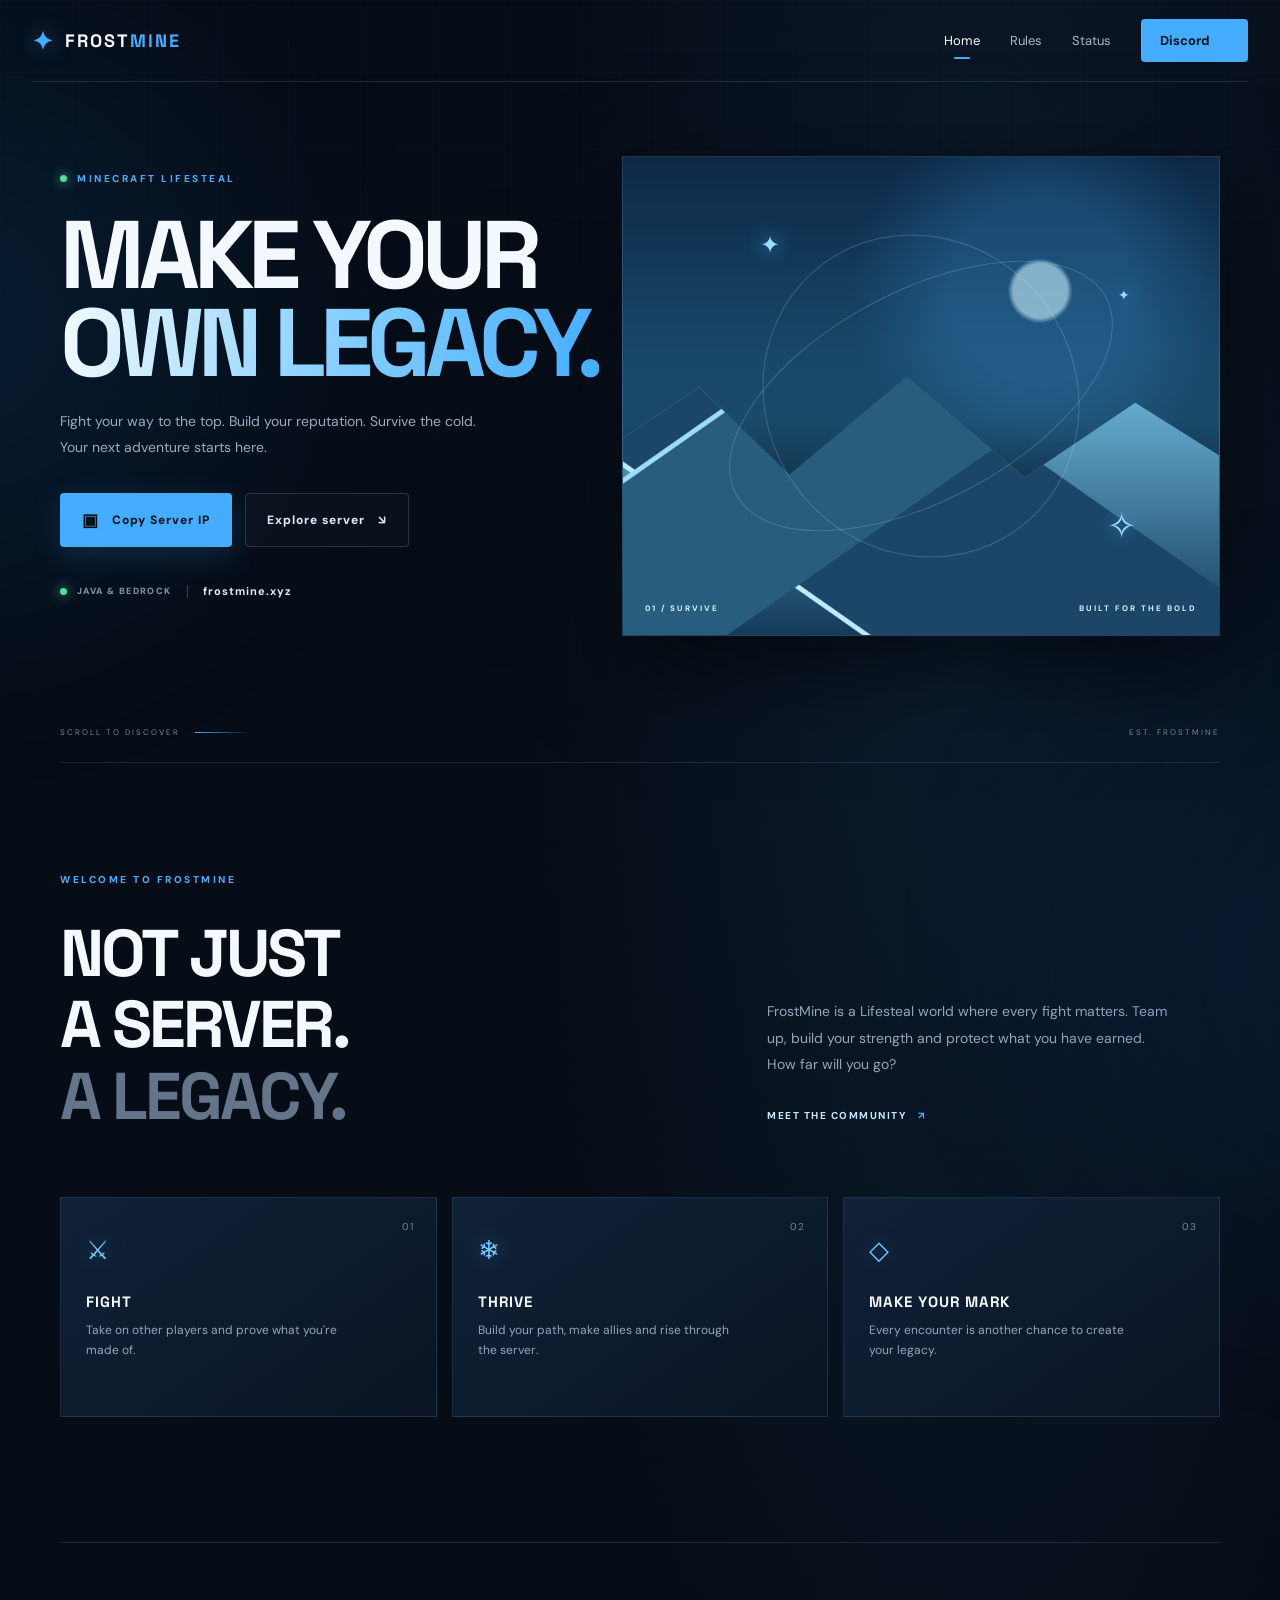
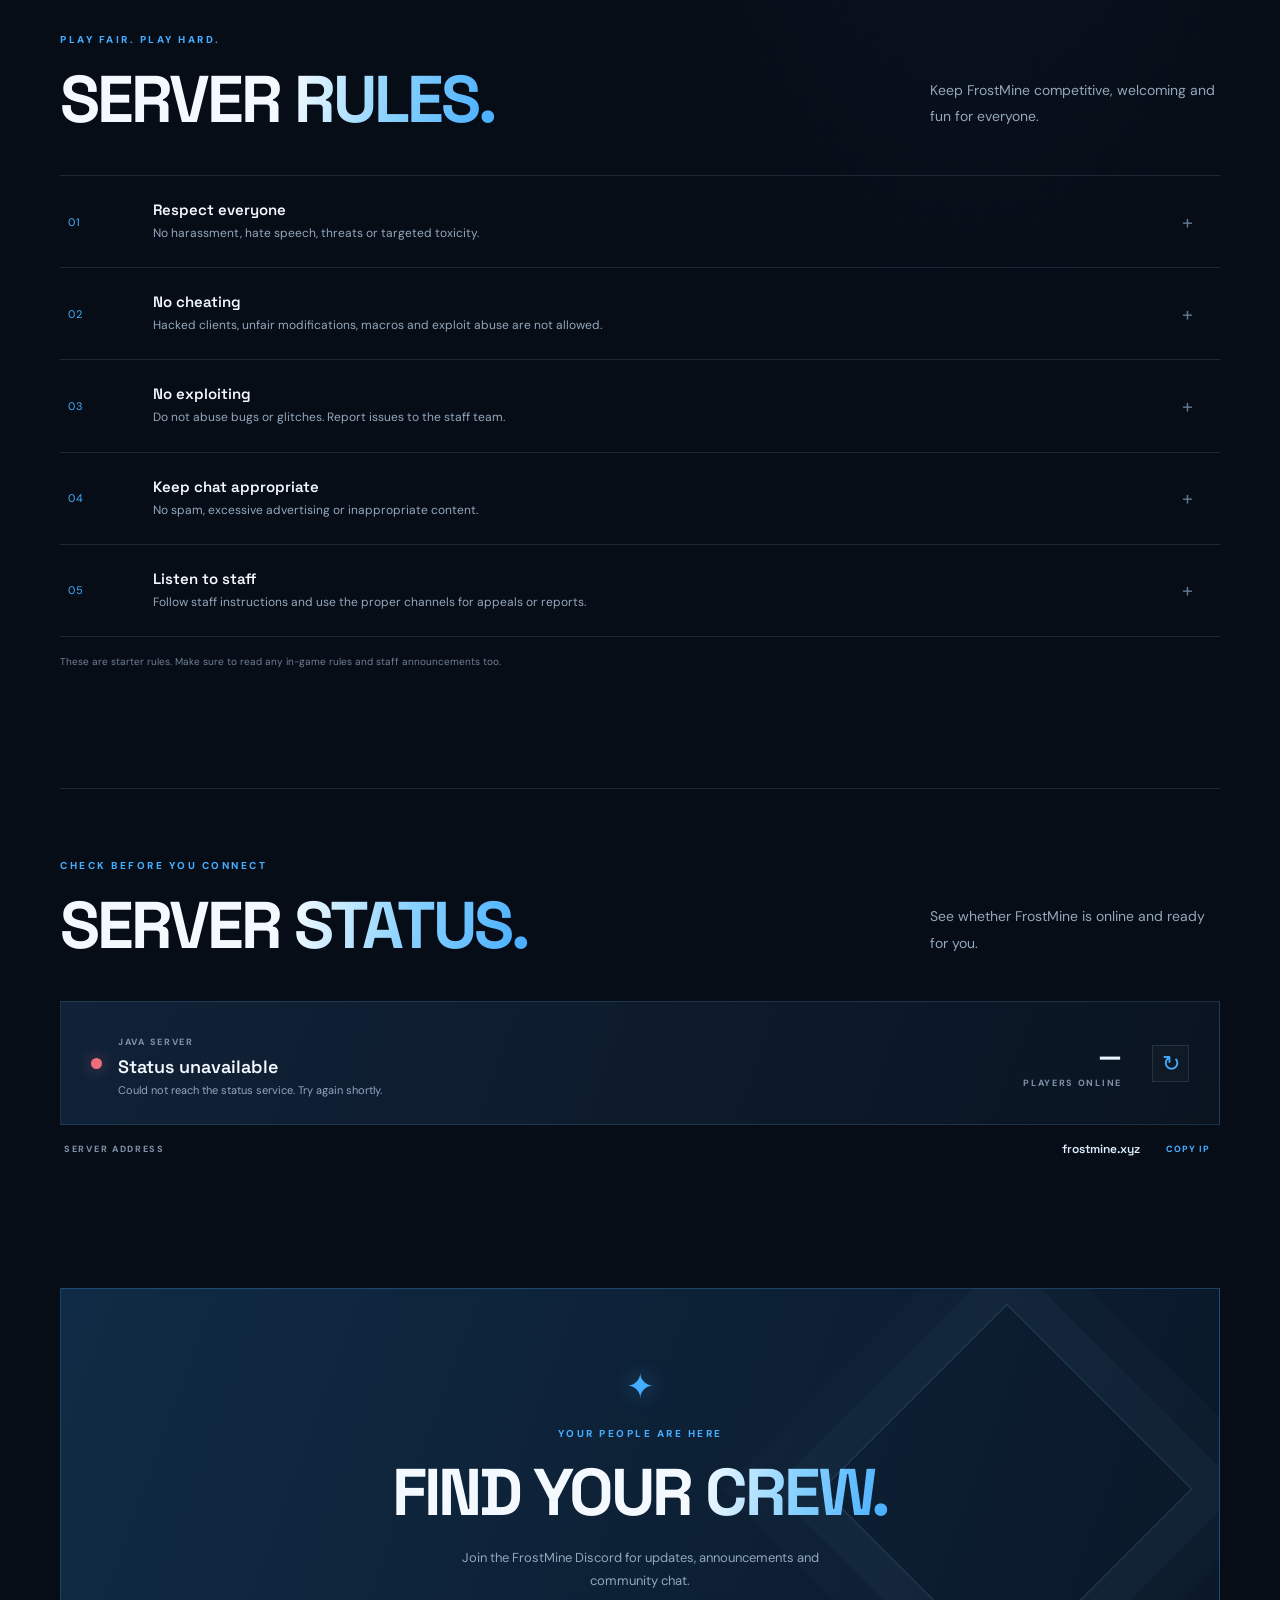
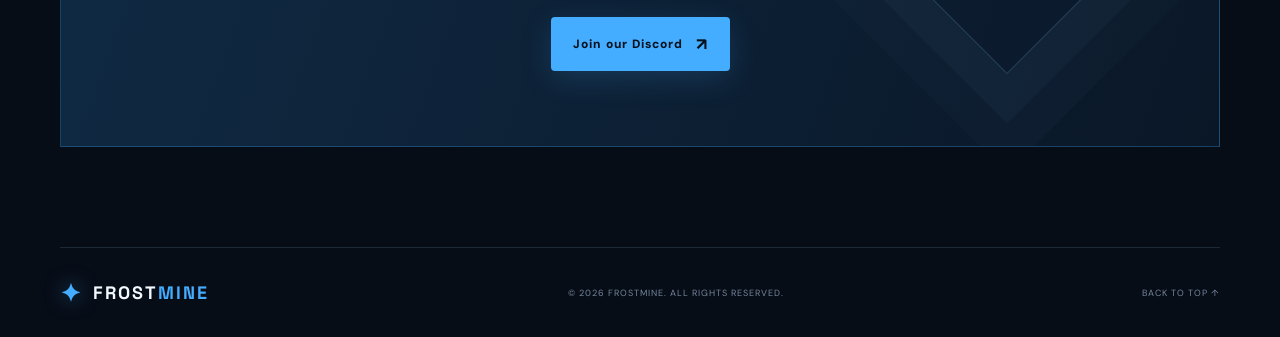
<file: index.html>
<!doctype html>
<html lang="en">
<head>
  <meta charset="utf-8">
  <meta name="viewport" content="width=device-width, initial-scale=1">
  <meta name="theme-color" content="#080d18">
  <meta name="description" content="FrostMine — a Minecraft Lifesteal experience. Join the server at frostmine.xyz.">
  <title>FrostMine — frostmine.xyz</title>
  <link rel="preconnect" href="https://fonts.googleapis.com">
  <link rel="preconnect" href="https://fonts.gstatic.com" crossorigin>
  <link href="https://fonts.googleapis.com/css2?family=DM+Sans:wght@400;500;600;700;800&family=Space+Grotesk:wght@400;500;600;700&display=swap" rel="stylesheet">
  <link rel="stylesheet" href="styles.css">
</head>
<body>
  <div class="ambient ambient-one"></div>
  <div class="ambient ambient-two"></div>
  <header class="site-header">
    <a class="brand" href="#home" aria-label="FrostMine home">
      <span class="brand-mark">✦</span>
      <span>FROST<span class="brand-blue">MINE</span></span>
    </a>
    <button class="menu-toggle" id="menuToggle" aria-label="Toggle navigation" aria-expanded="false"><span></span><span></span></button>
    <nav class="nav" id="navigation">
      <a class="nav-link active" href="#home">Home</a>
      <a class="nav-link" href="#rules">Rules</a>
      <a class="nav-link" href="#status">Status</a>
      <a class="nav-discord" href="#community">Discord <span>↗</span></a>
    </nav>
  </header>

  <main>
    <section class="hero section-wrap" id="home">
      <div class="hero-copy">
        <div class="eyebrow"><span class="pulse-dot"></span> MINECRAFT LIFESTEAL</div>
        <h1>MAKE YOUR<br> <span class="gradient-text">OWN LEGACY.</span></h1>
        <p class="hero-description">Fight your way to the top. Build your reputation. Survive the cold. Your next adventure starts here.</p>
        <div class="hero-actions">
          <button class="button button-primary" id="copyIp"> <span>▣</span> <span id="copyLabel">Copy Server IP</span></button>
          <a class="button button-secondary" href="#status">Explore server <span>↘</span></a>
        </div>
        <div class="server-address"><span class="address-dot"></span><span>JAVA &amp; BEDROCK</span><i></i><strong>frostmine.xyz</strong></div>
      </div>
      <div class="hero-art" aria-label="FrostMine icy Minecraft-inspired artwork">
        <div class="art-orbit orbit-one"></div><div class="art-orbit orbit-two"></div>
        <div class="ice-shard shard-back"></div>
        <div class="ice-cube"><div class="cube-top"></div><div class="cube-front"></div><div class="cube-side"></div><div class="cube-glint"></div></div>
        <div class="art-spark spark-a">✦</div><div class="art-spark spark-b">✧</div><div class="art-spark spark-c">✦</div>
        <div class="art-caption"><span>01 / SURVIVE</span><span>BUILT FOR THE BOLD</span></div>
      </div>
      <div class="hero-bottom"><span>SCROLL TO DISCOVER</span><span class="scroll-line"></span><span>EST. FROSTMINE</span></div>
    </section>

    <section class="intro section-wrap">
      <div class="section-kicker">WELCOME TO FROSTMINE</div>
      <div class="intro-grid">
        <h2>NOT JUST<br>A SERVER.<br><span class="muted-heading">A LEGACY.</span></h2>
        <div class="intro-text"><p>FrostMine is a Lifesteal world where every fight matters. Team up, build your strength and protect what you have earned. How far will you go?</p><a href="#community" class="text-link">MEET THE COMMUNITY <span>↗</span></a></div>
      </div>
      <div class="feature-grid">
        <article class="feature-card"><span class="feature-number">01</span><div class="feature-icon">⚔</div><h3>FIGHT</h3><p>Take on other players and prove what you're made of.</p></article>
        <article class="feature-card"><span class="feature-number">02</span><div class="feature-icon">❄</div><h3>THRIVE</h3><p>Build your path, make allies and rise through the server.</p></article>
        <article class="feature-card"><span class="feature-number">03</span><div class="feature-icon">◇</div><h3>MAKE YOUR MARK</h3><p>Every encounter is another chance to create your legacy.</p></article>
      </div>
    </section>

    <section class="rules-section section-wrap" id="rules">
      <div class="section-heading"><div><div class="section-kicker">PLAY FAIR. PLAY HARD.</div><h2>SERVER <span class="gradient-text">RULES.</span></h2></div><p>Keep FrostMine competitive, welcoming and fun for everyone.</p></div>
      <div class="rules-list">
        <article class="rule"><span>01</span><div><h3>Respect everyone</h3><p>No harassment, hate speech, threats or targeted toxicity.</p></div><b>+</b></article>
        <article class="rule"><span>02</span><div><h3>No cheating</h3><p>Hacked clients, unfair modifications, macros and exploit abuse are not allowed.</p></div><b>+</b></article>
        <article class="rule"><span>03</span><div><h3>No exploiting</h3><p>Do not abuse bugs or glitches. Report issues to the staff team.</p></div><b>+</b></article>
        <article class="rule"><span>04</span><div><h3>Keep chat appropriate</h3><p>No spam, excessive advertising or inappropriate content.</p></div><b>+</b></article>
        <article class="rule"><span>05</span><div><h3>Listen to staff</h3><p>Follow staff instructions and use the proper channels for appeals or reports.</p></div><b>+</b></article>
      </div>
      <p class="rules-note">These are starter rules. Make sure to read any in-game rules and staff announcements too.</p>
    </section>

    <section class="status-section section-wrap" id="status">
      <div class="section-heading"><div><div class="section-kicker">CHECK BEFORE YOU CONNECT</div><h2>SERVER <span class="gradient-text">STATUS.</span></h2></div><p>See whether FrostMine is online and ready for you.</p></div>
      <div class="status-card"><div class="status-main"><div class="status-indicator" id="statusIndicator"></div><div><span class="status-label">JAVA SERVER</span><h3 id="serverStatus">Checking status...</h3><p id="statusMessage">Connecting to server status service</p></div></div><div class="player-count"><strong id="playerCount">—</strong><span>PLAYERS ONLINE</span></div><button class="refresh-button" id="refreshStatus" aria-label="Refresh server status">↻</button></div>
      <div class="status-address"><span>SERVER ADDRESS</span><strong>frostmine.xyz</strong><button id="copyIpSmall">COPY IP</button></div>
    </section>

    <section class="community-section section-wrap" id="community"><div class="community-box"><div class="community-mark">✦</div><div class="section-kicker">YOUR PEOPLE ARE HERE</div><h2>FIND YOUR <span class="gradient-text">CREW.</span></h2><p>Join the FrostMine Discord for updates, announcements and community chat.</p><a class="button button-primary" id="discordLink" href="https://discord.gg/frostmine" target="_blank" rel="noopener">Join our Discord <span>↗</span></a></div></section>
  </main>

  <footer class="footer section-wrap"><a class="brand" href="#home"><span class="brand-mark">✦</span><span>FROST<span class="brand-blue">MINE</span></span></a><span>© <span id="year"></span> FROSTMINE. ALL RIGHTS RESERVED.</span><a href="#home">BACK TO TOP ↑</a></footer>
  <div class="toast" id="toast" role="status" aria-live="polite"></div>
  <script src="script.js"></script>
</body>
</html>
</file>
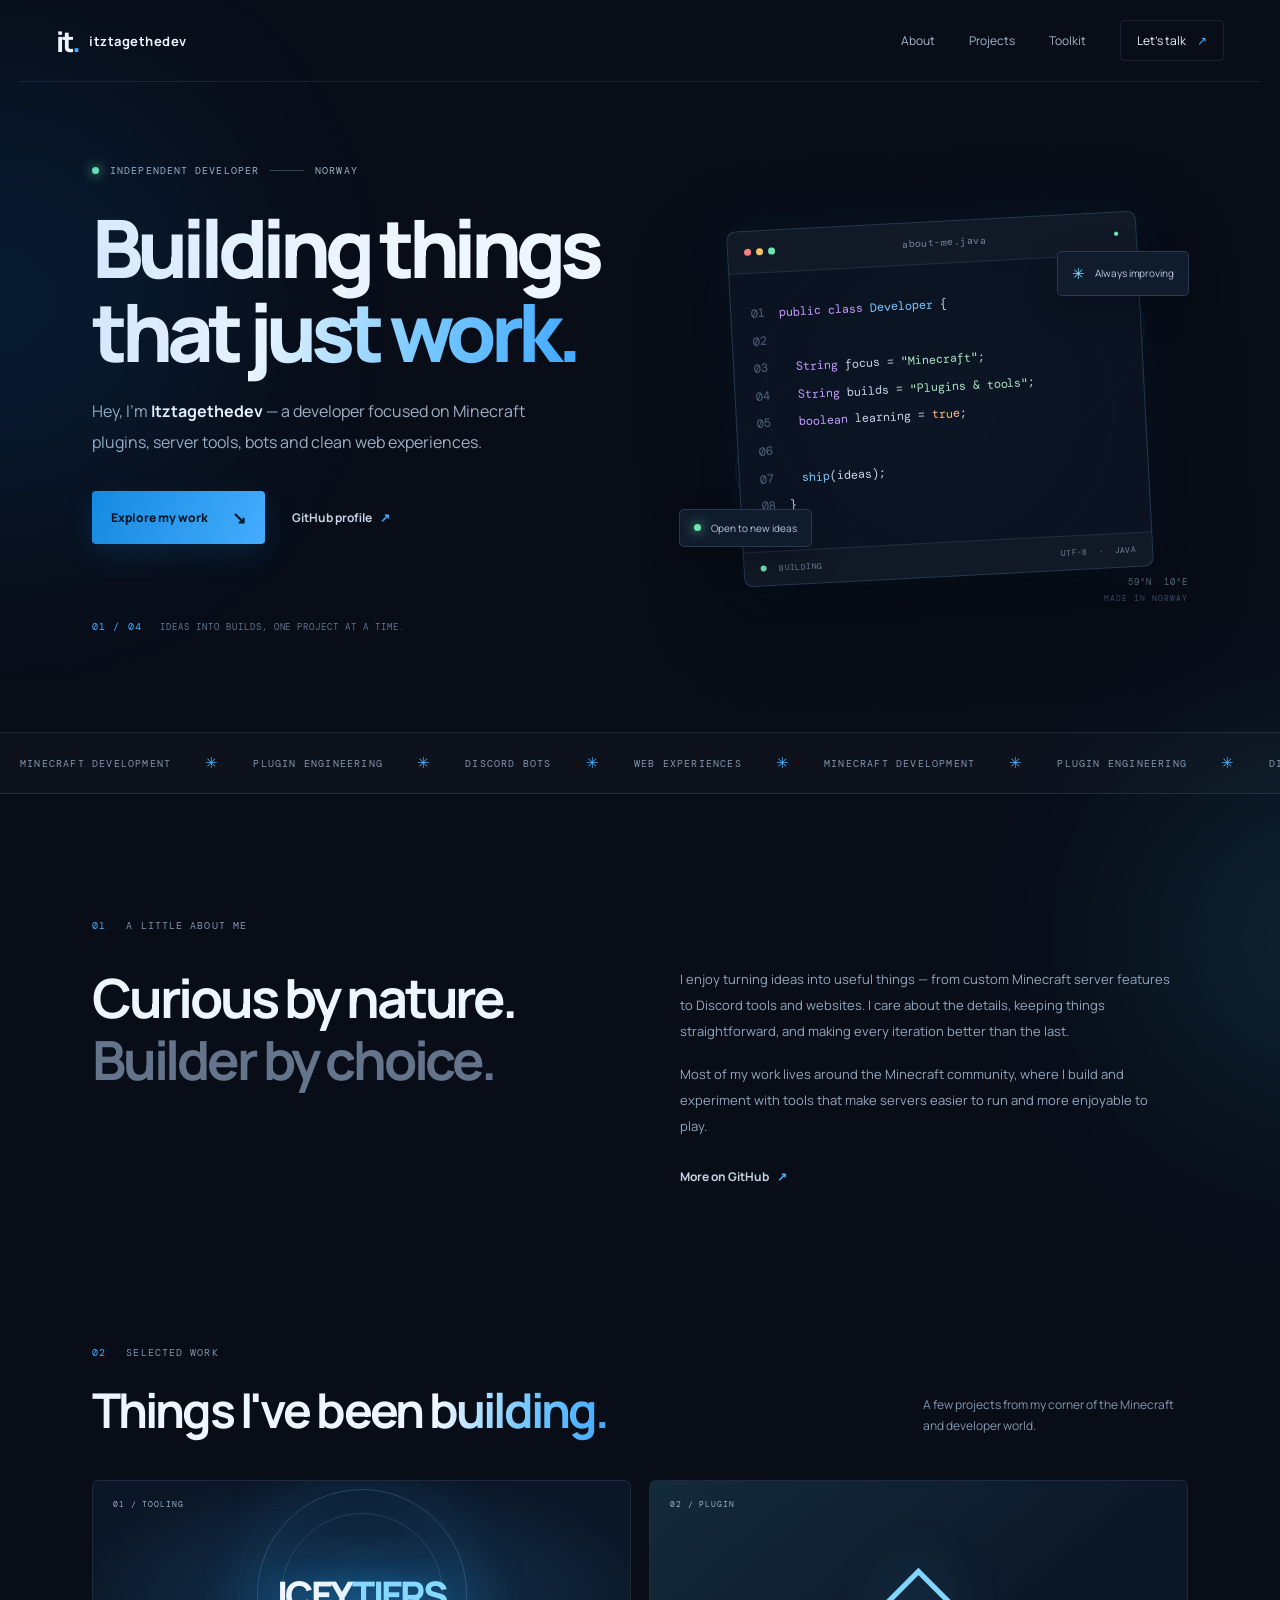
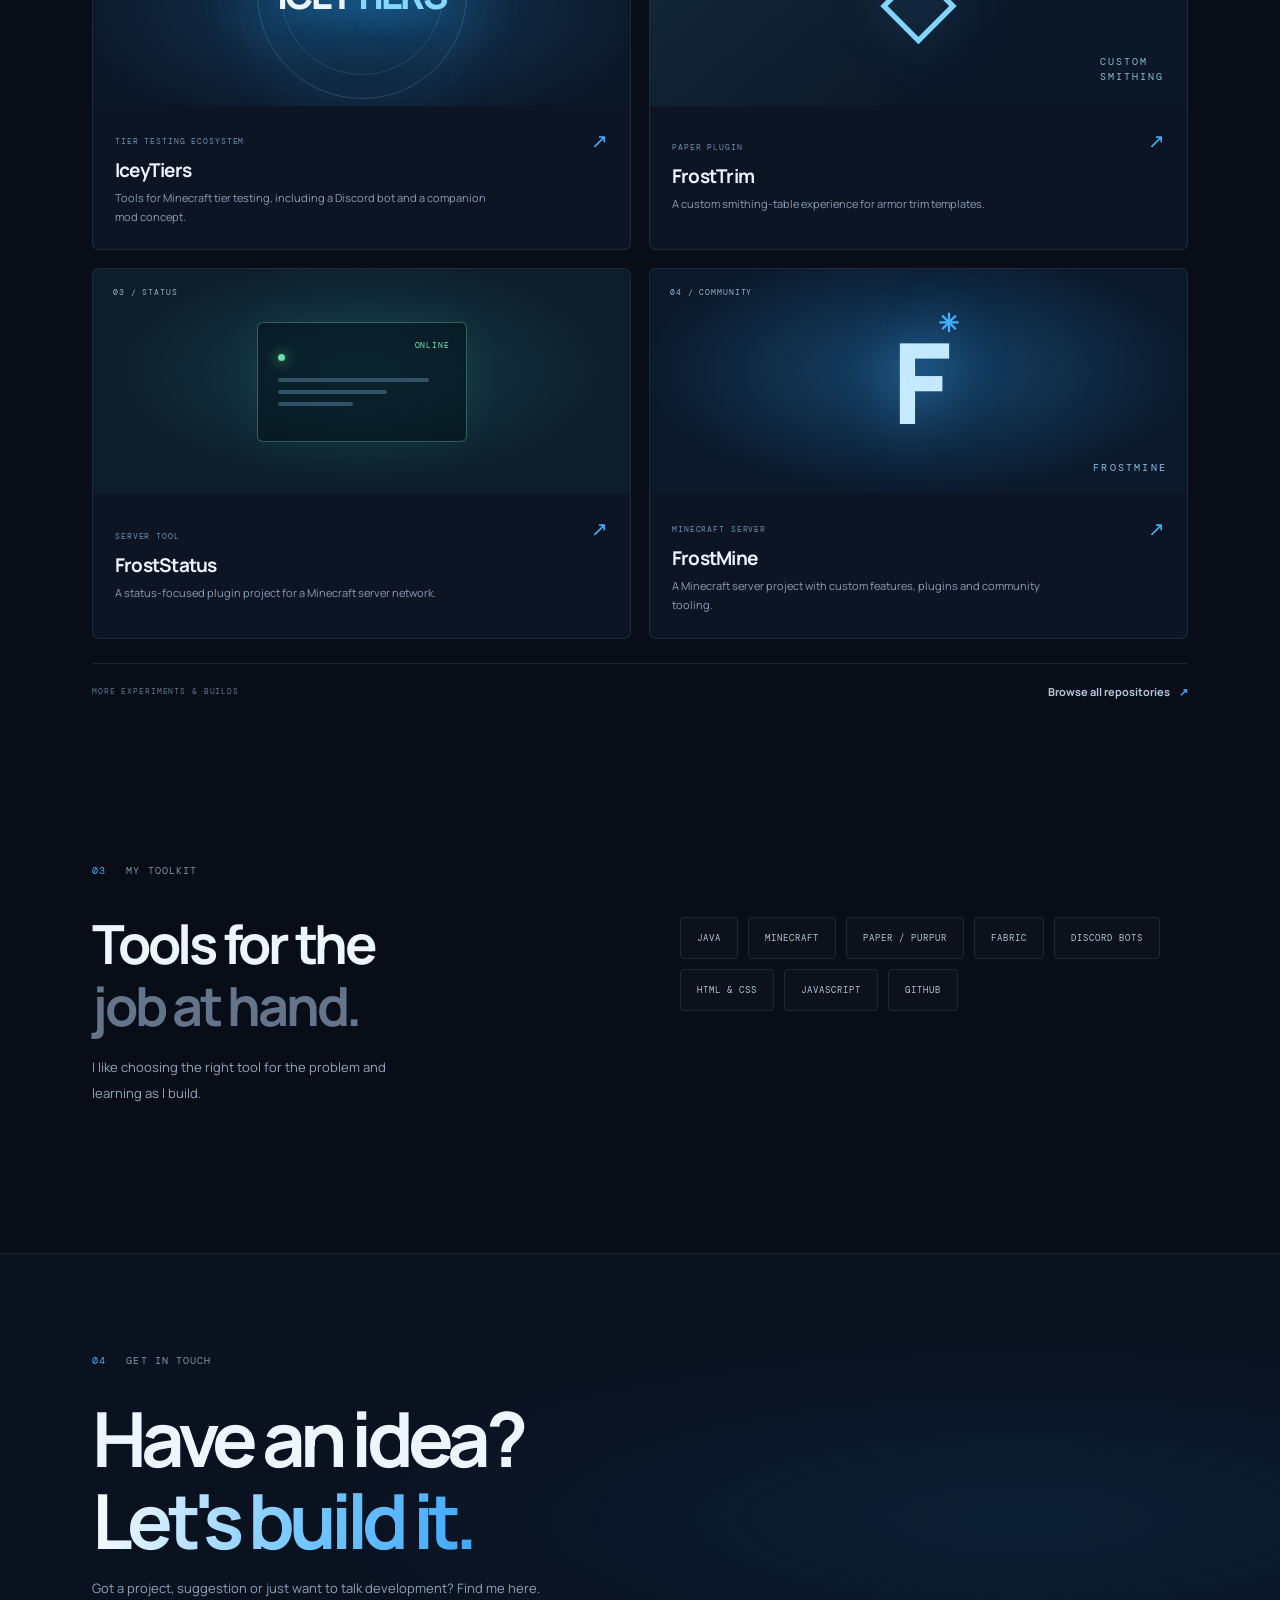
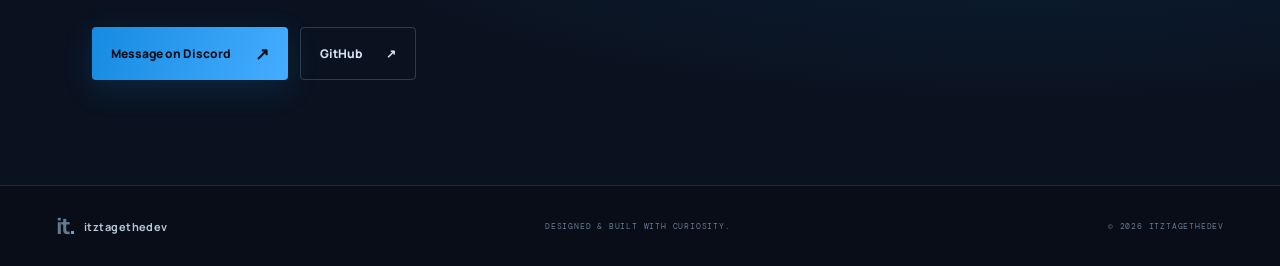
<file: portfolio/index.html>
<!doctype html>
<html lang="en">
<head>
  <meta charset="utf-8">
  <meta name="viewport" content="width=device-width, initial-scale=1">
  <meta name="theme-color" content="#080d18">
  <meta name="description" content="Itztagethedev — independent developer building Minecraft plugins, tools, bots and web experiences.">
  <title>Itztagethedev — Developer Portfolio</title>
  <link rel="preconnect" href="https://fonts.googleapis.com">
  <link rel="preconnect" href="https://fonts.gstatic.com" crossorigin>
  <link href="https://fonts.googleapis.com/css2?family=DM+Mono:wght@400;500&family=Manrope:wght@400;500;600;700;800&display=swap" rel="stylesheet">
  <link rel="stylesheet" href="styles.css">
  <script src="script.js" defer></script>
</head>
<body>
  <div class="ambient ambient-one"></div>
  <div class="ambient ambient-two"></div>
  <header class="site-header">
    <a class="brand" href="#home" aria-label="Itztagethedev home"><span class="brand-mark">it<span>.</span></span><span class="brand-name">itztagethedev</span></a>
    <button class="menu-toggle" aria-label="Open navigation" aria-expanded="false"><span></span><span></span></button>
    <nav class="nav">
      <a href="#about">About</a>
      <a href="#work">Projects</a>
      <a href="#stack">Toolkit</a>
      <a class="nav-contact" href="#contact">Let's talk <span>↗</span></a>
    </nav>
  </header>

  <main>
    <section class="hero section-wrap" id="home">
      <div class="hero-copy">
        <div class="eyebrow"><span class="status-dot"></span> INDEPENDENT DEVELOPER <span class="eyebrow-line"></span> NORWAY</div>
        <h1>Building things<br>that <span class="gradient-text">just work.</span></h1>
        <p class="hero-lead">Hey, I'm <strong>Itztagethedev</strong> — a developer focused on Minecraft plugins, server tools, bots and clean web experiences.</p>
        <div class="hero-actions">
          <a class="button button-primary" href="#work">Explore my work <span>↘</span></a>
          <a class="text-link" href="https://github.com/Itztagethedev" target="_blank" rel="noreferrer">GitHub profile <span>↗</span></a>
        </div>
        <div class="hero-footnote"><span class="mono">01 / 04</span><span>IDEAS INTO BUILDS, ONE PROJECT AT A TIME.</span></div>
      </div>
      <div class="hero-art" aria-label="Abstract developer workspace illustration">
        <div class="art-glow"></div>
        <div class="orbit orbit-a"></div><div class="orbit orbit-b"></div>
        <div class="code-window">
          <div class="window-top"><div class="window-dots"><i></i><i></i><i></i></div><span>about-me.java</span><span class="window-lock">●</span></div>
          <div class="code-body">
            <div><span class="ln">01</span><span class="syntax-purple">public class</span> <span class="syntax-blue">Developer</span> {</div>
            <div><span class="ln">02</span>&nbsp;</div>
            <div><span class="ln">03</span>&nbsp;&nbsp;<span class="syntax-purple">String</span> focus = <span class="syntax-green">"Minecraft"</span>;</div>
            <div><span class="ln">04</span>&nbsp;&nbsp;<span class="syntax-purple">String</span> builds = <span class="syntax-green">"Plugins & tools"</span>;</div>
            <div><span class="ln">05</span>&nbsp;&nbsp;<span class="syntax-purple">boolean</span> learning = <span class="syntax-orange">true</span>;</div>
            <div><span class="ln">06</span>&nbsp;</div>
            <div><span class="ln">07</span>&nbsp;&nbsp;<span class="syntax-blue">ship</span>(ideas);</div>
            <div><span class="ln">08</span>}</div>
          </div>
          <div class="window-bottom"><span><b></b> BUILDING</span><span>UTF-8&nbsp; · &nbsp;JAVA</span></div>
        </div>
        <div class="floating-chip chip-top"><span class="chip-icon">✳</span> Always improving</div>
        <div class="floating-chip chip-bottom"><span class="chip-pulse"></span> Open to new ideas</div>
        <div class="art-coordinate">59°N&nbsp; 10°E<br><span>MADE IN NORWAY</span></div>
      </div>
    </section>

    <div class="ticker" aria-label="Areas of focus"><div class="ticker-track"><span>MINECRAFT DEVELOPMENT</span><i>✳</i><span>PLUGIN ENGINEERING</span><i>✳</i><span>DISCORD BOTS</span><i>✳</i><span>WEB EXPERIENCES</span><i>✳</i><span>MINECRAFT DEVELOPMENT</span><i>✳</i><span>PLUGIN ENGINEERING</span><i>✳</i><span>DISCORD BOTS</span><i>✳</i><span>WEB EXPERIENCES</span><i>✳</i></div></div>

    <section class="section-wrap about-section" id="about">
      <div class="section-label"><span>01</span> A LITTLE ABOUT ME</div>
      <div class="about-grid">
        <h2>Curious by nature.<br><span class="muted">Builder by choice.</span></h2>
        <div class="about-copy"><p>I enjoy turning ideas into useful things — from custom Minecraft server features to Discord tools and websites. I care about the details, keeping things straightforward, and making every iteration better than the last.</p><p>Most of my work lives around the Minecraft community, where I build and experiment with tools that make servers easier to run and more enjoyable to play.</p><a class="inline-link" href="https://github.com/Itztagethedev" target="_blank" rel="noreferrer">More on GitHub <span>↗</span></a></div>
      </div>
    </section>

    <section class="section-wrap work-section" id="work">
      <div class="section-heading">
        <div><div class="section-label"><span>02</span> SELECTED WORK</div><h2>Things I've been <span class="gradient-text">building.</span></h2></div>
        <p>A few projects from my corner of the Minecraft and developer world.</p>
      </div>
      <div class="project-grid">
        <a class="project-card project-featured" href="https://github.com/Itztagethedev/Iceytiers" target="_blank" rel="noreferrer">
          <div class="project-visual visual-icey"><div class="visual-glass"></div><div class="visual-word">ICEY<span>TIERS</span></div><div class="visual-tag">01 / TOOLING</div></div>
          <div class="project-info"><div><span class="project-type">TIER TESTING ECOSYSTEM</span><h3>IceyTiers</h3><p>Tools for Minecraft tier testing, including a Discord bot and a companion mod concept.</p></div><span class="project-arrow">↗</span></div>
        </a>
        <a class="project-card" href="https://github.com/Itztagethedev/FrostTrim" target="_blank" rel="noreferrer">
          <div class="project-visual visual-trim"><div class="trim-diamond">◇</div><div class="visual-tag">02 / PLUGIN</div><div class="visual-caption">CUSTOM<br>SMITHING</div></div>
          <div class="project-info"><div><span class="project-type">PAPER PLUGIN</span><h3>FrostTrim</h3><p>A custom smithing-table experience for armor trim templates.</p></div><span class="project-arrow">↗</span></div>
        </a>
        <a class="project-card" href="https://github.com/Itztagethedev/froststatus" target="_blank" rel="noreferrer">
          <div class="project-visual visual-status"><div class="status-screen"><span class="screen-dot"></span><span class="screen-line long"></span><span class="screen-line"></span><span class="screen-line short"></span><strong>ONLINE</strong></div><div class="visual-tag">03 / STATUS</div></div>
          <div class="project-info"><div><span class="project-type">SERVER TOOL</span><h3>FrostStatus</h3><p>A status-focused plugin project for a Minecraft server network.</p></div><span class="project-arrow">↗</span></div>
        </a>
        <a class="project-card" href="https://frostmine.xyz" target="_blank" rel="noreferrer">
          <div class="project-visual visual-frost"><div class="frost-symbol">F<span>✳</span></div><div class="visual-tag">04 / COMMUNITY</div><div class="frost-caption">FROSTMINE</div></div>
          <div class="project-info"><div><span class="project-type">MINECRAFT SERVER</span><h3>FrostMine</h3><p>A Minecraft server project with custom features, plugins and community tooling.</p></div><span class="project-arrow">↗</span></div>
        </a>
      </div>
      <div class="more-projects"><span>MORE EXPERIMENTS & BUILDS</span><a href="https://github.com/Itztagethedev?tab=repositories" target="_blank" rel="noreferrer">Browse all repositories <span>↗</span></a></div>
    </section>

    <section class="section-wrap stack-section" id="stack">
      <div class="section-label"><span>03</span> MY TOOLKIT</div>
      <div class="stack-grid"><div><h2>Tools for the<br><span class="muted">job at hand.</span></h2><p>I like choosing the right tool for the problem and learning as I build.</p></div><div class="tool-list"><span>JAVA</span><span>MINECRAFT</span><span>PAPER / PURPUR</span><span>FABRIC</span><span>DISCORD BOTS</span><span>HTML & CSS</span><span>JAVASCRIPT</span><span>GITHUB</span></div></div>
    </section>

    <section class="contact-section" id="contact"><div class="section-wrap contact-inner"><div class="section-label"><span>04</span> GET IN TOUCH</div><h2>Have an idea?<br><span class="gradient-text">Let's build it.</span></h2><p>Got a project, suggestion or just want to talk development? Find me here.</p><div class="contact-actions"><a class="button button-primary" href="https://discord.gg/frostmine" target="_blank" rel="noreferrer">Message on Discord <span>↗</span></a><a class="button button-outline" href="https://github.com/Itztagethedev" target="_blank" rel="noreferrer">GitHub <span>↗</span></a></div></div></section>
  </main>
  <footer class="site-footer"><a class="brand" href="#home"><span class="brand-mark">it<span>.</span></span><span class="brand-name">itztagethedev</span></a><span>DESIGNED & BUILT WITH CURIOSITY.</span><span>© <span id="year">2026</span> ITZTAGETHEDEV</span></footer>
</body>
</html>
</file>
<file: styles.css>
:root{--bg:#080d18;--panel:#0d1625;--panel2:#101d30;--blue:#45adff;--blue2:#8bd2ff;--text:#f3f8ff;--muted:#8b9bb0;--line:rgba(150,190,230,.13);--font:'DM Sans',sans-serif;--display:'Space Grotesk',sans-serif}*{box-sizing:border-box}html{scroll-behavior:smooth;scroll-padding-top:100px}body{margin:0;background:var(--bg);color:var(--text);font-family:var(--font);overflow-x:hidden}body:before{content:"";position:fixed;inset:0;pointer-events:none;z-index:-1;background-image:linear-gradient(rgba(120,170,220,.025) 1px,transparent 1px),linear-gradient(90deg,rgba(120,170,220,.025) 1px,transparent 1px);background-size:72px 72px;mask-image:linear-gradient(to bottom,black,transparent 80%)}a{color:inherit;text-decoration:none}button{font:inherit}.ambient{position:absolute;width:520px;height:520px;border-radius:50%;filter:blur(130px);opacity:.13;pointer-events:none}.ambient-one{top:60px;left:-300px;background:#087ad0}.ambient-two{top:700px;right:-350px;background:#075caa}.section-wrap{width:min(1160px,calc(100% - 64px));margin-inline:auto}.site-header{height:86px;width:min(1280px,calc(100% - 64px));margin:auto;display:flex;align-items:center;justify-content:space-between;border-bottom:1px solid var(--line);position:relative;z-index:10}.brand{display:inline-flex;align-items:center;gap:10px;font:700 18px var(--display);letter-spacing:2px}.brand-mark{color:var(--blue);font-size:25px;text-shadow:0 0 20px #45adff88}.brand-blue{color:var(--blue)}.nav{display:flex;align-items:center;gap:36px}.nav-link{font-size:13px;color:#a8b7c9;transition:.2s}.nav-link:hover,.nav-link.active{color:white}.nav-link.active:after{content:"";display:block;height:2px;width:16px;background:var(--blue);margin:8px auto -10px;border-radius:5px}.nav-discord{font-size:13px;font-weight:700;background:rgba(69,173,255,.12);border:1px solid rgba(69,173,255,.35);padding:12px 18px;border-radius:7px;color:#cdeaff}.nav-discord span{color:var(--blue);margin-left:8px}.menu-toggle{display:none;background:none;border:0}.hero{min-height:650px;position:relative;display:grid;grid-template-columns:1.05fr .95fr;align-items:center;padding-top:48px;padding-bottom:100px}.hero-copy{position:relative;z-index:2;padding-bottom:22px}.eyebrow,.section-kicker{font-size:10px;font-weight:800;letter-spacing:2.5px;color:var(--blue);display:flex;align-items:center;gap:10px}.pulse-dot,.address-dot{width:7px;height:7px;border-radius:50%;background:#54dca0;box-shadow:0 0 12px #54dca0}.hero h1{font:700 clamp(54px,7vw,88px)/.99 var(--display);letter-spacing:-5px;margin:26px 0 22px}.gradient-text{background:linear-gradient(100deg,#f5fbff 0%,#8bd2ff 48%,#45adff 100%);-webkit-background-clip:text;background-clip:text;color:transparent}.hero-description{max-width:460px;color:#9aabc0;line-height:1.85;font-size:15px}.hero-actions{display:flex;gap:13px;margin-top:32px;flex-wrap:wrap}.button{display:inline-flex;align-items:center;justify-content:center;gap:13px;padding:15px 21px;border-radius:6px;font-size:12px;font-weight:800;letter-spacing:.3px;border:1px solid transparent;cursor:pointer;transition:transform .2s,box-shadow .2s,background .2s}.button:hover{transform:translateY(-3px)}.button-primary{background:var(--blue);color:#06101c;box-shadow:0 8px 30px #45adff2b}.button-primary:hover{box-shadow:0 10px 35px #45adff55}.button-primary span:first-child{font-size:17px}.button-secondary{border-color:var(--line);background:#ffffff05;color:#dce9f8}.button-secondary:hover{background:#ffffff0b}.server-address{display:flex;align-items:center;gap:10px;margin-top:37px;color:#8294aa;font-size:9px;font-weight:800;letter-spacing:1.4px}.server-address i{height:13px;width:1px;background:#33445b;margin:0 5px}.server-address strong{font-size:11px;letter-spacing:1px;color:#dceeff}.hero-art{height:440px;position:relative;display:grid;place-items:center;isolation:isolate}.hero-art:before{content:"";position:absolute;width:340px;height:340px;background:#168be9;filter:blur(110px);opacity:.2;border-radius:50%}.art-orbit{position:absolute;border:1px solid #64baff25;border-radius:50%;transform:rotate(-28deg)}.orbit-one{width:440px;height:190px}.orbit-two{width:360px;height:310px;transform:rotate(54deg)}.ice-cube{width:230px;height:230px;position:relative;transform:rotate(-30deg) skew(5deg,5deg);filter:drop-shadow(0 25px 45px #168be955);animation:float 6s ease-in-out infinite}.cube-front,.cube-side,.cube-top{position:absolute;inset:0;border:1px solid #b5e5ff9c}.cube-front{background:linear-gradient(145deg,#a7e4ff 0%,#3a9ee5 42%,#14558f 100%);clip-path:polygon(50% 0,100% 25%,100% 75%,50% 100%,0 75%,0 25%)}.cube-side{background:linear-gradient(130deg,#4babe8,#103c72);clip-path:polygon(50% 50%,100% 25%,100% 75%,50% 100%);opacity:.92}.cube-top{background:linear-gradient(140deg,#e4f8ff,#75c9f8 75%);clip-path:polygon(50% 0,100% 25%,50% 50%,0 25%);opacity:.95}.cube-glint{position:absolute;z-index:2;width:70px;height:3px;background:#e8faff;top:29%;left:22%;transform:rotate(-25deg);filter:blur(1px);box-shadow:0 0 22px #fff}.ice-shard{position:absolute;width:75px;height:140px;background:linear-gradient(150deg,#a7e4ff55,#168be911);clip-path:polygon(50% 0,100% 80%,42% 100%,0 35%);border:1px solid #8bd2ff33}.shard-back{right:4%;top:13%;transform:rotate(35deg)}.art-spark{position:absolute;color:#9bdcff;text-shadow:0 0 18px #45adff;font-size:24px}.spark-a{top:15%;left:23%}.spark-b{bottom:18%;right:14%;font-size:35px}.spark-c{top:27%;right:15%;font-size:14px}.art-caption{position:absolute;bottom:3px;left:0;right:0;display:flex;justify-content:space-between;color:#62758c;font-size:8px;letter-spacing:2px;font-weight:800}.hero-bottom{position:absolute;bottom:25px;left:0;right:0;display:flex;align-items:center;gap:15px;color:#5f7187;font-size:8px;letter-spacing:2px}.scroll-line{height:1px;width:55px;background:linear-gradient(90deg,var(--blue),transparent)}.hero-bottom span:last-child{margin-left:auto}.intro{padding:105px 0 120px;border-top:1px solid var(--line)}.intro-grid{display:grid;grid-template-columns:1fr .7fr;align-items:end;gap:60px;margin-top:25px}.intro h2,.section-heading h2,.vote-content h2,.community-box h2{font:700 clamp(38px,5vw,58px)/1.08 var(--display);letter-spacing:-2.5px;margin:0}.muted-heading{color:#64758b}.intro-text{padding-bottom:8px}.intro-text p,.section-heading>p{color:var(--muted);font-size:14px;line-height:1.9;margin:0 0 25px;max-width:410px}.text-link{font-size:10px;font-weight:800;letter-spacing:1.5px;color:#c5e7ff}.text-link span{color:var(--blue);margin-left:8px}.feature-grid{display:grid;grid-template-columns:repeat(3,1fr);gap:15px;margin-top:65px}.feature-card{min-height:215px;padding:25px;background:linear-gradient(145deg,#111e30,#0b1422);border:1px solid var(--line);border-radius:8px;position:relative;overflow:hidden;transition:.25s}.feature-card:hover{transform:translateY(-5px);border-color:#45adff55}.feature-number{position:absolute;right:22px;top:22px;color:#52647a;font-size:10px;letter-spacing:1px}.feature-icon{font-size:26px;color:var(--blue);margin:10px 0 25px;text-shadow:0 0 20px #45adff66}.feature-card h3{font:700 15px var(--display);letter-spacing:1px;margin:0 0 9px}.feature-card p{font-size:12px;color:var(--muted);line-height:1.7;margin:0;max-width:260px}.rules-section{padding:90px 0 110px;border-top:1px solid var(--line)}.section-heading{display:flex;align-items:end;justify-content:space-between;gap:30px;margin-bottom:40px}.section-heading h2{margin-top:18px}.section-heading>p{max-width:290px;margin-bottom:5px}.rules-list{border-top:1px solid var(--line)}.rule{display:grid;grid-template-columns:70px 1fr 30px;align-items:center;gap:15px;padding:22px 8px;border-bottom:1px solid var(--line);transition:.2s}.rule:hover{background:#ffffff04;padding-inline:15px}.rule>span{font-size:11px;color:var(--blue);letter-spacing:1px}.rule h3{font:600 15px var(--display);margin:0 0 5px}.rule p{font-size:12px;color:var(--muted);margin:0;line-height:1.6}.rule>b{font-size:20px;color:#60748c;font-weight:400}.rules-note,.vote-note{font-size:10px;color:#6f8095;margin-top:18px}.vote-section{padding:20px 0 100px}.vote-panel{position:relative;overflow:hidden;min-height:330px;background:linear-gradient(110deg,#101f33,#0b1524);border:1px solid #45adff35;border-radius:10px;display:flex;align-items:center;padding:55px 7%}.vote-glow{position:absolute;right:7%;top:-180px;width:430px;height:430px;background:#168be9;filter:blur(130px);opacity:.22}.vote-content{position:relative;z-index:1}.vote-content h2{margin:18px 0}.vote-content p,.community-box p{font-size:13px;line-height:1.8;color:var(--muted);max-width:420px;margin:0 0 25px}.vote-emblem{position:absolute;right:12%;font-size:190px;color:#45adff1b;text-shadow:0 0 65px #45adff33}.vote-note{text-align:center}.status-section{padding:70px 0 115px;border-top:1px solid var(--line)}.status-card{display:flex;align-items:center;gap:30px;padding:27px 30px;background:linear-gradient(110deg,#101d2e,#0b1421);border:1px solid var(--line);border-radius:8px}.status-main{display:flex;align-items:center;gap:16px;flex:1}.status-indicator{width:11px;height:11px;border-radius:50%;background:#e9ad58;box-shadow:0 0 15px #e9ad5877}.status-indicator.online{background:#54dca0;box-shadow:0 0 15px #54dca077}.status-indicator.offline{background:#f06d7b;box-shadow:0 0 15px #f06d7b77}.status-label,.player-count span,.status-address>span{font-size:9px;letter-spacing:1.7px;color:#7e91a8;font-weight:800}.status-main h3{font:600 18px var(--display);margin:5px 0}.status-main p{font-size:11px;color:var(--muted);margin:0}.player-count{display:flex;flex-direction:column;gap:4px;text-align:right}.player-count strong{font:700 27px var(--display);color:#e9f6ff}.refresh-button{width:37px;height:37px;border:1px solid var(--line);background:#ffffff05;color:var(--blue);border-radius:6px;font-size:22px;cursor:pointer}.refresh-button:hover{background:#45adff15}.status-address{display:flex;align-items:center;gap:20px;padding:16px 4px}.status-address>span{margin-right:auto}.status-address strong{font:600 12px var(--display);color:#dceeff}.status-address button{border:0;background:none;color:var(--blue);font-size:9px;font-weight:800;letter-spacing:1px;cursor:pointer}.community-section{padding:0 0 100px}.community-box{text-align:center;position:relative;overflow:hidden;padding:75px 20px;background:radial-gradient(ellipse at 50% 110%,#1266a533,transparent 55%),#0d1726;border:1px solid var(--line);border-radius:9px}.community-mark{font-size:34px;color:var(--blue);margin-bottom:18px;text-shadow:0 0 22px #45adff77}.community-box .section-kicker{justify-content:center}.community-box h2{margin:17px 0}.community-box p{margin:0 auto 25px}.community-box small{display:block;margin-top:15px;color:#65778d;font-size:9px}.footer{min-height:90px;border-top:1px solid var(--line);display:flex;align-items:center;justify-content:space-between;gap:20px}.footer>span,.footer>a:last-child{font-size:9px;color:#74869c;letter-spacing:1px}.footer>a:last-child:hover{color:var(--blue)}.toast{position:fixed;bottom:25px;left:50%;transform:translate(-50%,20px);background:#e8f6ff;color:#071321;padding:12px 18px;border-radius:6px;font-size:12px;font-weight:700;opacity:0;pointer-events:none;transition:.25s;z-index:20}.toast.show{opacity:1;transform:translate(-50%,0)}@keyframes float{0%,100%{transform:translateY(0) rotate(-30deg) skew(5deg,5deg)}50%{transform:translateY(-16px) rotate(-26deg) skew(5deg,5deg)}}@media(max-width:800px){.site-header{height:72px}.menu-toggle{display:flex;flex-direction:column;gap:5px;padding:10px}.menu-toggle span{display:block;width:22px;height:2px;background:#dceeff}.nav{display:none;position:absolute;top:71px;left:0;right:0;padding:20px;background:#0b1422;border:1px solid var(--line);flex-direction:column;align-items:stretch;gap:20px}.nav.open{display:flex}.nav-link.active:after{display:none}.nav-discord{text-align:center}.hero{grid-template-columns:1fr;padding-top:90px;min-height:auto}.hero-art{height:340px;grid-row:1;margin-bottom:20px}.hero-copy{grid-row:2}.hero h1{font-size:clamp(54px,12vw,78px)}.hero-bottom{bottom:20px}.intro-grid{grid-template-columns:1fr;gap:25px}.feature-grid{gap:10px}.feature-card{padding:18px}.section-heading{align-items:start;flex-direction:column;gap:15px}.section-heading>p{margin:0}.vote-emblem{right:4%;font-size:130px}.status-card{padding:20px;gap:15px}.footer{flex-wrap:wrap;padding:25px 0}.footer>span{order:3;width:100%}}@media(max-width:540px){.section-wrap,.site-header{width:calc(100% - 38px)}.hero{padding-top:60px;padding-bottom:100px}.hero-art{height:280px}.ice-cube{width:175px;height:175px}.orbit-one{width:330px}.orbit-two{width:280px}.hero h1{letter-spacing:-3px}.hero-description{font-size:13px}.hero-actions .button{flex:1;padding:14px 12px}.server-address{flex-wrap:wrap}.intro{padding:75px 0}.intro h2,.section-heading h2,.vote-content h2,.community-box h2{font-size:42px}.feature-grid{grid-template-columns:1fr}.feature-card{min-height:165px}.feature-icon{margin:4px 0 15px}.rules-section{padding:70px 0}.rule{grid-template-columns:35px 1fr 15px;gap:9px;padding:18px 3px}.rule h3{font-size:13px}.rule p{font-size:11px}.vote-section{padding-bottom:70px}.vote-panel{padding:40px 25px;min-height:350px}.vote-emblem{right:-25px;bottom:-15px}.status-section{padding:65px 0 80px}.status-card{flex-wrap:wrap}.status-main{min-width:100%}.player-count{margin-right:auto;text-align:left}.status-address{gap:12px}.status-address>span{font-size:8px}.community-box{padding:60px 20px}.footer{gap:14px}.footer>span{font-size:8px}}

/* FrostMine visual refresh */
:root{--bg:#070d17;--panel:#0b1726;--panel2:#10243a;--blue:#45adff;--text:#f4f9ff;--muted:#93a7bc;--line:rgba(150,195,235,.15)}
body{background:radial-gradient(ellipse at 76% 17%,#12385855,transparent 32%),#070d17}
.site-header{height:82px;border-bottom-color:#8bcfff24}
.nav{gap:30px}.nav-discord{background:var(--blue);color:#06111e;border-radius:4px}
.hero{min-height:680px;grid-template-columns:.95fr 1.05fr;gap:20px}
.hero h1{font-size:clamp(62px,7.5vw,96px);letter-spacing:-6px;line-height:.92}
.hero-description{font-size:14px;max-width:440px}
.hero-art{height:480px;overflow:hidden;border:1px solid #83caff2b;background:linear-gradient(180deg,#0c2845 0%,#1d5275 55%,#0b1a2b 100%);box-shadow:0 30px 90px #0008;isolation:isolate}
.hero-art:before{content:"";position:absolute;inset:0;z-index:0;width:auto;height:auto;filter:none;opacity:1;border-radius:0;background:radial-gradient(circle at 70% 28%,#bcecffaa 0 5%,#45adff33 6% 17%,transparent 35%),linear-gradient(180deg,transparent 40%,#06132188 100%)}
.hero-art:after{content:"";position:absolute;z-index:1;left:-8%;right:-8%;bottom:0;height:54%;background:linear-gradient(145deg,transparent 0 18%,#9bdcff 18.2% 18.8%,#285d7e 19% 49%,transparent 49.2%),linear-gradient(35deg,transparent 0 27%,#bceaff 27.2% 27.8%,#1b4667 28% 67%,transparent 67.2%),linear-gradient(180deg,#6eb8db,#153b5a);clip-path:polygon(0 36%,18% 4%,31% 38%,48% 0,65% 39%,81% 10%,100% 42%,100% 100%,0 100%);box-shadow:0 -15px 50px #8bd2ff44}
.ice-cube,.ice-shard{display:none}
.art-orbit{z-index:2;border-color:#c5edff35}.orbit-one{width:420px;height:210px}.orbit-two{width:330px;height:310px}
.art-spark{z-index:3}.art-caption{z-index:4;bottom:22px;left:22px;right:22px;color:#d8efff}
.hero-bottom{font-size:8px;color:#71869d}
.button{border-radius:4px;letter-spacing:1px}.button-primary{background:#45adff;color:#06111e}.button-secondary{border-color:#526a8266}
.intro{padding:110px 0 125px}.intro-grid{margin-top:32px}.intro h2,.section-heading h2,.community-box h2{font-size:clamp(44px,5.3vw,66px);letter-spacing:-3px}
.feature-card{border-radius:0;background:linear-gradient(145deg,#102238,#0a1422);min-height:220px;padding:25px;border-color:#8bcfff20}
.feature-card:hover{border-color:#45adff88;transform:translateY(-5px)}
.feature-icon{color:#75caff}.feature-number{color:#71879d}
.rules-section,.status-section{border-top-color:#8bcfff24}
.rule{padding:24px 8px}.rule:hover{background:#45adff08}
.status-card{border-radius:0;background:linear-gradient(110deg,#102238,#0a1421);border-color:#8bcfff25}
.refresh-button{border-radius:0}
.community-box{border-radius:0;background:linear-gradient(110deg,#102b45,#0a1727);border-color:#45adff44}
.community-box:after{content:"";position:absolute;right:7%;top:15%;width:260px;height:260px;border:1px solid #8bd2ff33;transform:rotate(45deg);box-shadow:0 0 0 35px #8bd2ff08,0 0 0 70px #8bd2ff05}
.footer{border-top-color:#8bcfff24}
@media(max-width:800px){.hero{grid-template-columns:1fr}.hero-art{height:350px;grid-row:1;margin-bottom:28px}.hero-copy{grid-row:2}.hero h1{font-size:clamp(58px,11vw,82px)}}
@media(max-width:540px){.hero-art{height:280px}.hero h1{letter-spacing:-4px}.intro h2,.section-heading h2,.community-box h2{font-size:44px}.feature-grid{grid-template-columns:1fr}.feature-card{min-height:165px}}
</file>
<file: portfolio/styles.css>
:root{--bg:#080d18;--panel:#0d1524;--panel2:#101c2e;--line:rgba(156,188,225,.13);--text:#edf5ff;--muted:#8798ae;--blue:#45adff;--cyan:#82ddff;--font:"Manrope",sans-serif;--mono:"DM Mono",monospace}*{box-sizing:border-box}html{scroll-behavior:smooth;scroll-padding-top:90px}body{margin:0;background:var(--bg);color:var(--text);font-family:var(--font);overflow-x:hidden}a{color:inherit;text-decoration:none}.ambient{position:absolute;pointer-events:none;border-radius:50%;filter:blur(100px);opacity:.12}.ambient-one{width:440px;height:440px;background:#087fe0;top:80px;left:-220px}.ambient-two{width:360px;height:360px;background:#36c4e8;top:760px;right:-220px}.site-header{height:82px;max-width:1240px;padding:0 36px;margin:auto;display:flex;align-items:center;justify-content:space-between;border-bottom:1px solid var(--line);position:relative;z-index:10}.brand{display:inline-flex;align-items:center;gap:10px}.brand-mark{font-size:28px;font-weight:800;letter-spacing:-2px}.brand-mark span{color:var(--blue)}.brand-name{font-size:13px;font-weight:700;letter-spacing:.04em}.nav{display:flex;align-items:center;gap:34px;font-size:12px;color:#a8b7c9}.nav a{transition:color .2s}.nav a:hover,.text-link:hover,.inline-link:hover{color:var(--cyan)}.nav-contact{color:var(--text)!important;border:1px solid var(--line);padding:11px 16px;border-radius:4px}.nav-contact span{color:var(--blue);margin-left:9px}.menu-toggle{display:none}.section-wrap{max-width:1168px;margin:auto;padding-left:36px;padding-right:36px}.hero{min-height:650px;display:grid;grid-template-columns:1.05fr .95fr;align-items:center;gap:50px;padding-top:55px;padding-bottom:72px}.eyebrow,.section-label,.mono,.hero-footnote,.art-coordinate,.visual-tag,.project-type,.more-projects>span,.site-footer>span,.tool-list span{font-family:var(--mono);font-size:10px;letter-spacing:.11em}.eyebrow{display:flex;align-items:center;gap:11px;color:#9fb1c6}.status-dot,.chip-pulse{width:7px;height:7px;background:#6ce5ae;border-radius:50%;box-shadow:0 0 12px #6ce5ae}.eyebrow-line{height:1px;width:34px;background:#31435a}.hero h1{font-size:clamp(54px,6.3vw,82px);line-height:1.04;letter-spacing:-.075em;margin:29px 0 23px;font-weight:800}.gradient-text{background:linear-gradient(100deg,#f3f9ff 5%,#76c8ff 54%,#40a8ff 100%);-webkit-background-clip:text;background-clip:text;color:transparent}.hero-lead{max-width:485px;font-size:16px;line-height:1.9;color:#9eafc3}.hero-lead strong{color:#eaf5ff;font-weight:700}.hero-actions{display:flex;align-items:center;gap:27px;margin-top:34px}.button{display:inline-flex;align-items:center;justify-content:center;gap:24px;padding:15px 19px;border-radius:4px;font-size:12px;font-weight:800;transition:transform .2s,border-color .2s,background .2s}.button:hover{transform:translateY(-3px)}.button-primary{background:linear-gradient(110deg,#168be1,#45adff);color:#04101c;box-shadow:0 9px 30px rgba(25,142,229,.17)}.button-primary span{font-size:17px}.text-link,.inline-link{font-size:12px;font-weight:700;color:#c7d5e5}.text-link span,.inline-link span{color:var(--blue);margin-left:6px}.hero-footnote{display:flex;gap:18px;align-items:center;margin-top:76px;color:#64768d;font-size:9px}.hero-footnote .mono{color:var(--blue)}.hero-art{height:440px;position:relative;display:flex;align-items:center;justify-content:center}.art-glow{position:absolute;width:310px;height:310px;border-radius:50%;background:radial-gradient(circle,rgba(31,146,229,.24),rgba(16,73,121,.06) 60%,transparent 72%)}.orbit{position:absolute;border:1px solid rgba(85,176,237,.15);border-radius:50%;transform:rotate(-24deg)}.orbit-a{width:440px;height:190px}.orbit-b{width:360px;height:330px;transform:rotate(43deg)}.code-window{width:min(100%,410px);position:relative;z-index:2;background:rgba(12,21,36,.94);border:1px solid rgba(117,179,226,.24);border-radius:9px;box-shadow:0 30px 90px rgba(0,0,0,.38),0 0 50px rgba(36,153,232,.08);overflow:hidden;transform:rotate(-3deg)}.window-top,.window-bottom{height:42px;display:flex;align-items:center;justify-content:space-between;padding:0 16px;background:rgba(255,255,255,.025);color:#72869e;font:10px var(--mono);letter-spacing:.05em}.window-top{border-bottom:1px solid var(--line)}.window-bottom{height:34px;border-top:1px solid var(--line);font-size:8px}.window-bottom b{display:inline-block;width:6px;height:6px;border-radius:50%;background:#6ce5ae;margin-right:7px}.window-dots{display:flex;gap:5px}.window-dots i{width:7px;height:7px;border-radius:50%;background:#41536a}.window-dots i:first-child{background:#ff7e7e}.window-dots i:nth-child(2){background:#f2c36b}.window-dots i:nth-child(3){background:#6ce5ae}.window-lock{color:#6ce5ae}.code-body{padding:27px 20px 30px;font:12px/2.3 var(--mono);color:#c6d5e7;white-space:nowrap}.ln{display:inline-block;width:28px;color:#52657d}.syntax-purple{color:#c69cff}.syntax-blue{color:#7bc8ff}.syntax-green{color:#a8e6bd}.syntax-orange{color:#ffbd7b}.floating-chip{position:absolute;z-index:3;display:flex;align-items:center;gap:10px;background:#101c2c;border:1px solid rgba(126,185,229,.2);border-radius:5px;padding:11px 14px;color:#b8c8da;font-size:10px;box-shadow:0 12px 32px rgba(0,0,0,.25)}.chip-top{top:72px;right:-1px}.chip-bottom{bottom:72px;left:-12px}.chip-icon{color:var(--cyan);font-size:15px}.art-coordinate{position:absolute;right:0;bottom:12px;text-align:right;color:#60758d;font-size:9px;line-height:1.8}.art-coordinate span{font-size:8px;color:#3e536d}.ticker{overflow:hidden;border-top:1px solid var(--line);border-bottom:1px solid var(--line);background:rgba(255,255,255,.018)}.ticker-track{display:flex;align-items:center;justify-content:space-around;gap:34px;white-space:nowrap;padding:20px 20px;color:#8295ad;font:10px var(--mono);letter-spacing:.12em}.ticker-track i{font-style:normal;color:var(--blue);font-size:15px}.about-section{padding-top:125px;padding-bottom:130px}.section-label{color:#8194ac}.section-label span{color:var(--blue);margin-right:13px}.about-grid{display:grid;grid-template-columns:1fr 1fr;gap:80px;margin-top:34px}.about-grid h2,.stack-grid h2{font-size:clamp(36px,4.5vw,54px);line-height:1.15;letter-spacing:-.06em;margin:0}.muted{color:#64758b}.about-copy{max-width:490px}.about-copy p,.stack-grid p{font-size:13px;line-height:2;color:#95a7bc;margin:0 0 17px}.inline-link{display:inline-block;margin-top:12px}.work-section{padding-top:30px;padding-bottom:130px}.section-heading{display:flex;justify-content:space-between;align-items:end;margin-bottom:38px}.section-heading h2{font-size:clamp(34px,4vw,48px);letter-spacing:-.06em;margin:18px 0 0}.section-heading>p{max-width:265px;font-size:12px;line-height:1.8;color:#8598af;margin:0 0 5px}.project-grid{display:grid;grid-template-columns:1fr 1fr;gap:18px}.project-card{display:block;background:var(--panel);border:1px solid var(--line);border-radius:7px;overflow:hidden;transition:transform .25s,border-color .25s}.project-card:hover{transform:translateY(-5px);border-color:rgba(69,173,255,.5)}.project-visual{height:225px;position:relative;overflow:hidden;display:flex;align-items:center;justify-content:center;background:#0e2033}.visual-icey{background:radial-gradient(ellipse at 50% 55%,#164c75 0%,#10263e 42%,#0b1727 78%)}.visual-glass{position:absolute;width:210px;height:210px;border:1px solid rgba(142,213,255,.23);border-radius:50%;box-shadow:0 0 70px rgba(50,165,245,.12),inset 0 0 60px rgba(50,165,245,.1)}.visual-glass:before,.visual-glass:after{content:"";position:absolute;inset:23px;border:1px solid rgba(142,213,255,.15);border-radius:50%}.visual-glass:after{inset:-20px;border-style:dashed;opacity:.5}.visual-word{position:relative;font-size:38px;font-weight:800;letter-spacing:-.07em;text-shadow:0 5px 35px rgba(58,172,255,.45)}.visual-word span{color:#85d8ff}.visual-tag{position:absolute;left:20px;top:18px;color:#9ab1c9;font-size:8px}.visual-trim{background:linear-gradient(140deg,#142b39,#0c1828 65%)}.trim-diamond{font-size:100px;color:#81d6ff;text-shadow:0 0 45px rgba(69,173,255,.5);transform:rotate(0deg)}.visual-caption{position:absolute;right:23px;bottom:22px;font:10px/1.5 var(--mono);letter-spacing:.2em;color:#8bb9d4}.visual-status{background:radial-gradient(ellipse at 50% 45%,#163d49,#0d1d2a 68%)}.status-screen{width:210px;height:120px;border:1px solid rgba(115,227,188,.35);border-radius:6px;background:rgba(3,18,25,.55);display:flex;flex-direction:column;justify-content:center;padding:20px;position:relative;box-shadow:0 0 45px rgba(78,218,169,.08)}.screen-dot{width:7px;height:7px;border-radius:50%;background:#67e0aa;box-shadow:0 0 13px #67e0aa;margin-bottom:13px}.screen-line{height:4px;width:65%;background:#315365;border-radius:5px;margin:4px 0}.screen-line.long{width:90%}.screen-line.short{width:45%}.status-screen strong{position:absolute;right:16px;top:17px;font:8px var(--mono);color:#78e6b6;letter-spacing:.1em}.visual-frost{background:radial-gradient(ellipse at 50% 45%,#16446a,#0b192b 72%)}.frost-symbol{font-size:112px;font-weight:800;color:#c5eaff;letter-spacing:-.12em;text-shadow:0 0 55px rgba(69,173,255,.5)}.frost-symbol span{font-size:25px;color:#45adff;vertical-align:top}.frost-caption{position:absolute;right:20px;bottom:20px;color:#8abfe6;font:10px var(--mono);letter-spacing:.22em}.project-info{display:flex;align-items:center;justify-content:space-between;padding:21px 22px 23px;min-height:137px}.project-type{font-size:8px;color:#6f91ae}.project-info h3{font-size:19px;letter-spacing:-.04em;margin:8px 0 6px}.project-info p{max-width:390px;font-size:11px;line-height:1.7;color:#8b9db2;margin:0}.project-arrow{align-self:flex-start;color:var(--blue);font-size:20px;transition:transform .2s}.project-card:hover .project-arrow{transform:translate(3px,-3px)}.more-projects{display:flex;justify-content:space-between;align-items:center;border-top:1px solid var(--line);margin-top:24px;padding-top:20px}.more-projects>span{color:#647890;font-size:8px}.more-projects a{font-size:11px;font-weight:700;color:#b7c9dc}.more-projects a span{color:var(--blue);margin-left:7px}.stack-section{padding-top:35px;padding-bottom:130px}.stack-grid{display:grid;grid-template-columns:1fr 1fr;gap:80px;margin-top:35px}.stack-grid p{max-width:300px;margin-top:18px}.tool-list{display:flex;flex-wrap:wrap;align-content:flex-start;gap:10px;padding-top:5px}.tool-list span{padding:14px 16px;border:1px solid var(--line);border-radius:4px;color:#b4c5d8;background:rgba(255,255,255,.018);font-size:9px;transition:border-color .2s,color .2s}.tool-list span:hover{border-color:rgba(69,173,255,.5);color:var(--cyan)}.contact-section{border-top:1px solid var(--line);border-bottom:1px solid var(--line);background:radial-gradient(ellipse at 80% 50%,rgba(22,116,183,.13),transparent 48%),#0a1220}.contact-inner{padding-top:100px;padding-bottom:105px}.contact-inner h2{font-size:clamp(48px,7vw,76px);line-height:1.08;letter-spacing:-.075em;margin:30px 0 18px}.contact-inner>p{color:#8ea2b8;font-size:13px}.contact-actions{display:flex;gap:12px;margin-top:30px}.button-outline{border:1px solid rgba(139,175,210,.27);color:#d5e4f3}.button-outline:hover{border-color:var(--blue)}.site-footer{max-width:1240px;margin:auto;padding:25px 36px;display:flex;align-items:center;justify-content:space-between;color:#657991}.site-footer .brand-mark{font-size:22px}.site-footer .brand-name{font-size:11px;color:#b8c7d7}.site-footer>span{font-size:8px;letter-spacing:.1em}
@media(max-width:850px){.hero{grid-template-columns:1fr;gap:5px;padding-top:80px}.hero-art{height:380px;margin-top:10px}.hero-footnote{margin-top:48px}.about-grid,.stack-grid{gap:35px}.project-visual{height:190px}.section-heading{align-items:flex-start;gap:25px;flex-direction:column}.section-heading>p{max-width:430px}.chip-top{right:0}.chip-bottom{left:0}}
@media(max-width:600px){.site-header{height:70px;padding:0 22px}.brand-mark{font-size:25px}.brand-name{font-size:12px}.menu-toggle{display:flex;flex-direction:column;gap:5px;background:none;border:0;padding:10px}.menu-toggle span{display:block;width:21px;height:2px;background:#d9e9f8}.nav{display:none;position:absolute;top:69px;left:0;right:0;padding:20px 22px 24px;background:#0b1422;border-bottom:1px solid var(--line);flex-direction:column;align-items:stretch;gap:20px}.nav.open{display:flex}.nav-contact{text-align:center}.section-wrap{padding-left:22px;padding-right:22px}.hero{min-height:0;padding-top:70px;padding-bottom:50px}.hero h1{font-size:57px}.hero-lead{font-size:14px}.hero-actions{gap:18px;flex-wrap:wrap}.hero-art{height:330px;margin:15px -5px 0}.code-window{width:100%;max-width:360px}.code-body{font-size:10px;padding:20px 13px}.floating-chip{font-size:9px;padding:9px 10px}.chip-top{top:23px}.chip-bottom{bottom:22px}.art-coordinate{bottom:-3px;font-size:8px}.orbit-a{width:330px}.orbit-b{width:300px;height:280px}.ticker-track{justify-content:flex-start;gap:22px;padding:16px 18px;font-size:9px}.about-section{padding-top:85px;padding-bottom:85px}.about-grid,.stack-grid{grid-template-columns:1fr;gap:25px;margin-top:27px}.about-grid h2,.stack-grid h2{font-size:40px}.work-section{padding-bottom:85px}.section-heading h2{font-size:36px}.project-grid{grid-template-columns:1fr;gap:14px}.project-visual{height:205px}.project-info{min-height:125px;padding:18px}.more-projects{align-items:flex-start;gap:14px;flex-direction:column}.stack-section{padding-top:15px;padding-bottom:90px}.tool-list span{padding:12px;font-size:8px}.contact-inner{padding-top:75px;padding-bottom:80px}.contact-inner h2{font-size:54px}.contact-actions{flex-wrap:wrap}.site-footer{padding:23px 22px;gap:15px;flex-wrap:wrap}.site-footer>span:nth-child(2){display:none}.site-footer>span{font-size:7px}}
@media(prefers-reduced-motion:reduce){html{scroll-behavior:auto}*,*:before,*:after{transition:none!important;animation:none!important}}
</file>
